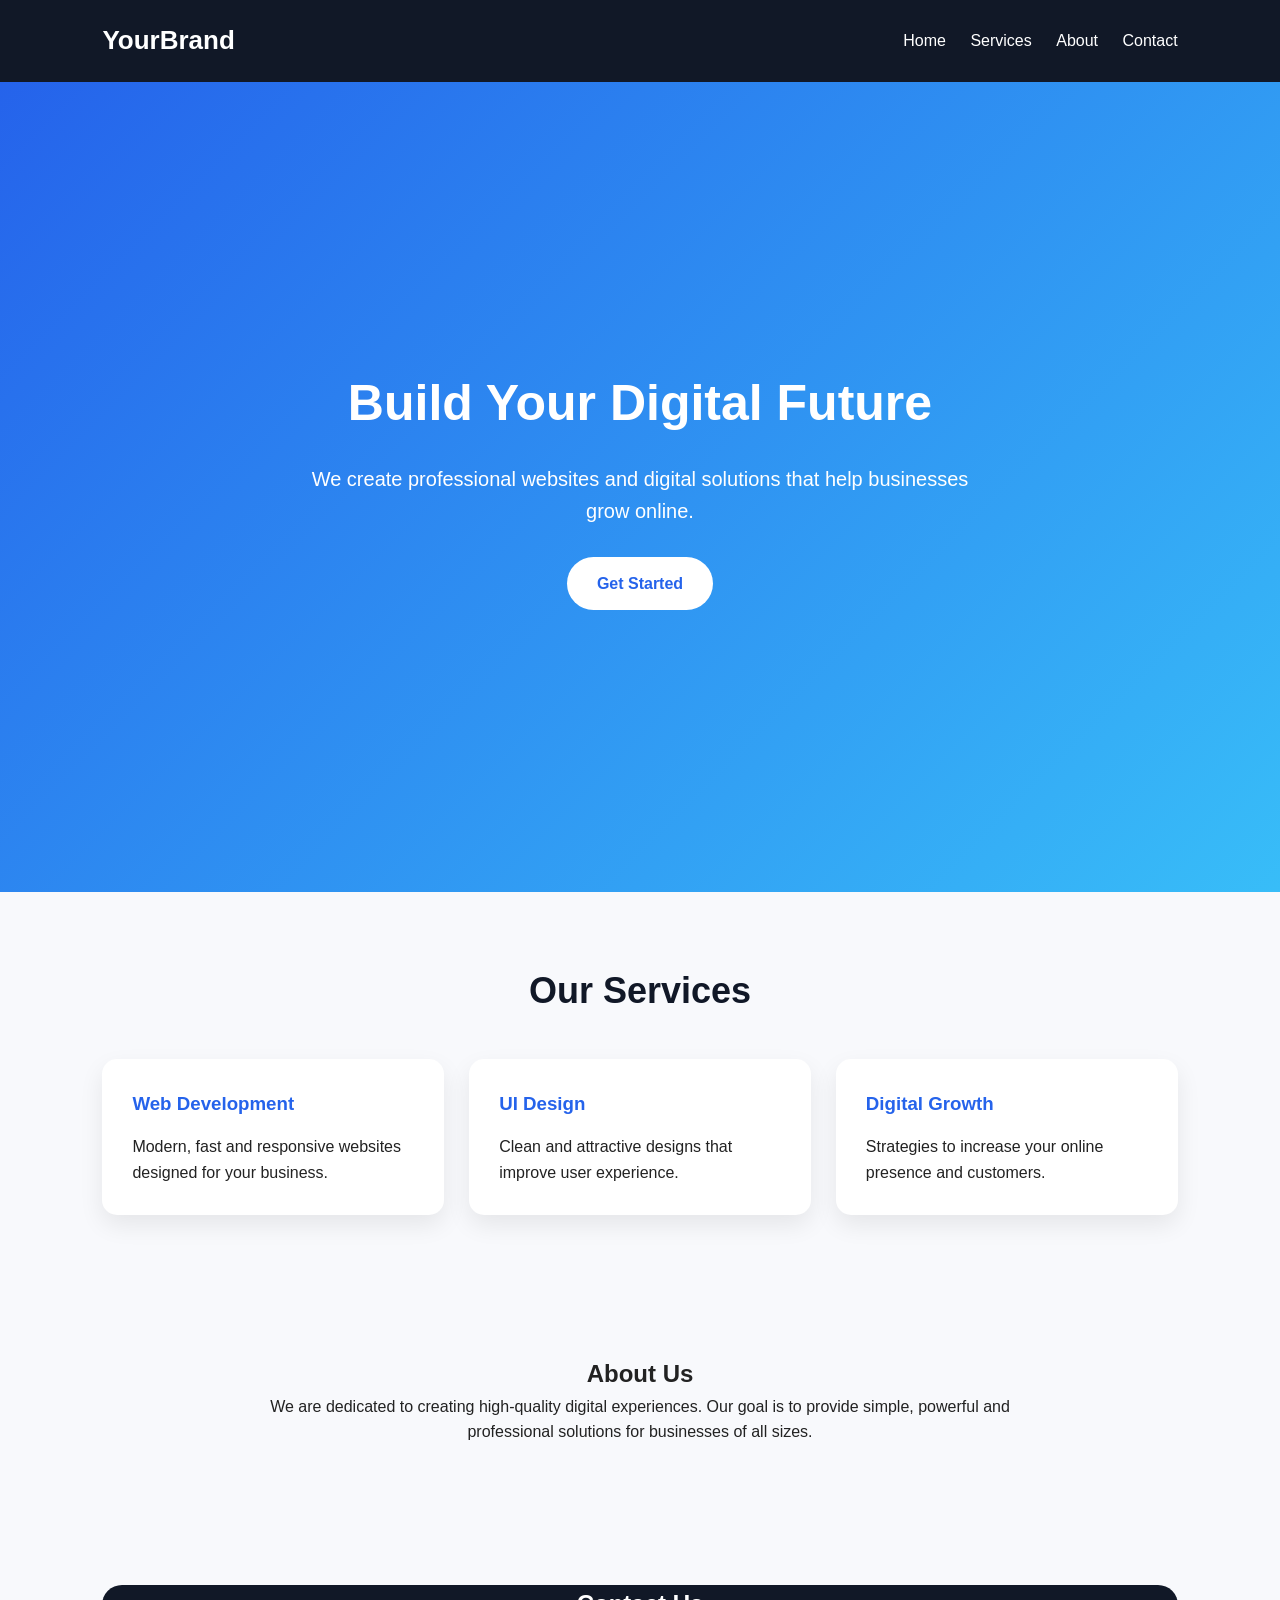
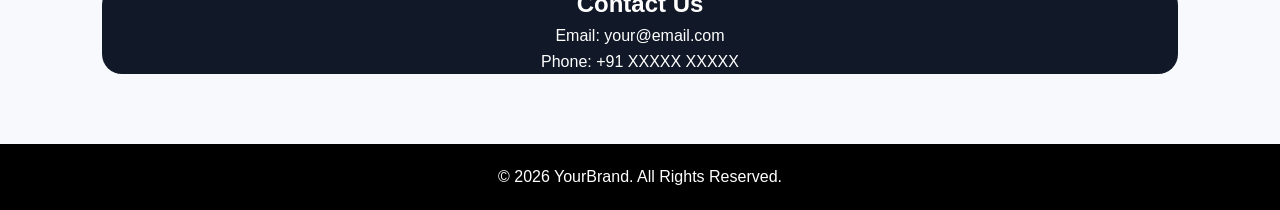
<file: index.html>
<!DOCTYPE html>
<html lang="en">
<head>
    <meta charset="UTF-8">
    <meta name="viewport" content="width=device-width, initial-scale=1.0">
    <title>Your Brand | Professional Website</title>

    <style>
        * {
            margin: 0;
            padding: 0;
            box-sizing: border-box;
            font-family: Arial, Helvetica, sans-serif;
        }

        body {
            color: #222;
            line-height: 1.6;
            background: #f8f9fc;
        }

        header {
            background: #111827;
            color: white;
            padding: 20px 8%;
            display: flex;
            justify-content: space-between;
            align-items: center;
            position: sticky;
            top: 0;
        }

        .logo {
            font-size: 26px;
            font-weight: bold;
        }

        nav a {
            color: white;
            text-decoration: none;
            margin-left: 20px;
            font-size: 16px;
        }

        nav a:hover {
            color: #38bdf8;
        }

        .hero {
            min-height: 90vh;
            display: flex;
            align-items: center;
            justify-content: center;
            text-align: center;
            padding: 40px 8%;
            background: linear-gradient(135deg, #2563eb, #38bdf8);
            color: white;
        }

        .hero h1 {
            font-size: 50px;
            margin-bottom: 20px;
        }

        .hero p {
            font-size: 20px;
            max-width: 700px;
            margin: auto;
        }

        .btn {
            display: inline-block;
            margin-top: 30px;
            padding: 14px 30px;
            background: white;
            color: #2563eb;
            border-radius: 30px;
            text-decoration: none;
            font-weight: bold;
        }

        section {
            padding: 70px 8%;
        }

        .title {
            text-align: center;
            margin-bottom: 40px;
        }

        .title h2 {
            font-size: 36px;
            color: #111827;
        }

        .cards {
            display: grid;
            grid-template-columns: repeat(auto-fit,minmax(250px,1fr));
            gap: 25px;
        }

        .card {
            background: white;
            padding: 30px;
            border-radius: 15px;
            box-shadow: 0 10px 25px rgba(0,0,0,0.08);
        }

        .card h3 {
            margin-bottom: 15px;
            color: #2563eb;
        }

        .about {
            text-align: center;
            max-width: 800px;
            margin: auto;
        }

        .contact {
            background: #111827;
            color: white;
            text-align: center;
            border-radius: 20px;
        }

        footer {
            text-align: center;
            padding: 20px;
            background: #000;
            color: white;
        }

        @media(max-width:768px){
            header {
                flex-direction: column;
            }

            nav {
                margin-top: 15px;
            }

            .hero h1 {
                font-size: 36px;
            }
        }
    </style>
</head>

<body>

<header>
    <div class="logo">YourBrand</div>

    <nav>
        <a href="#home">Home</a>
        <a href="#services">Services</a>
        <a href="#about">About</a>
        <a href="#contact">Contact</a>
    </nav>
</header>


<section class="hero" id="home">

    <div>
        <h1>Build Your Digital Future</h1>
        <p>
            We create professional websites and digital solutions
            that help businesses grow online.
        </p>

        <a class="btn" href="#contact">
            Get Started
        </a>
    </div>

</section>



<section id="services">

<div class="title">
    <h2>Our Services</h2>
</div>


<div class="cards">

<div class="card">
<h3>Web Development</h3>
<p>
Modern, fast and responsive websites designed for your business.
</p>
</div>


<div class="card">
<h3>UI Design</h3>
<p>
Clean and attractive designs that improve user experience.
</p>
</div>


<div class="card">
<h3>Digital Growth</h3>
<p>
Strategies to increase your online presence and customers.
</p>
</div>

</div>

</section>



<section id="about">

<div class="about">

<h2>About Us</h2>

<p>
We are dedicated to creating high-quality digital experiences.
Our goal is to provide simple, powerful and professional solutions
for businesses of all sizes.
</p>

</div>

</section>



<section id="contact">

<div class="contact">

<h2>Contact Us</h2>

<p>
Email: your@email.com
</p>

<p>
Phone: +91 XXXXX XXXXX
</p>

</div>

</section>



<footer>

<p>
© 2026 YourBrand. All Rights Reserved.
</p>

</footer>


</body>
</html>
</file>
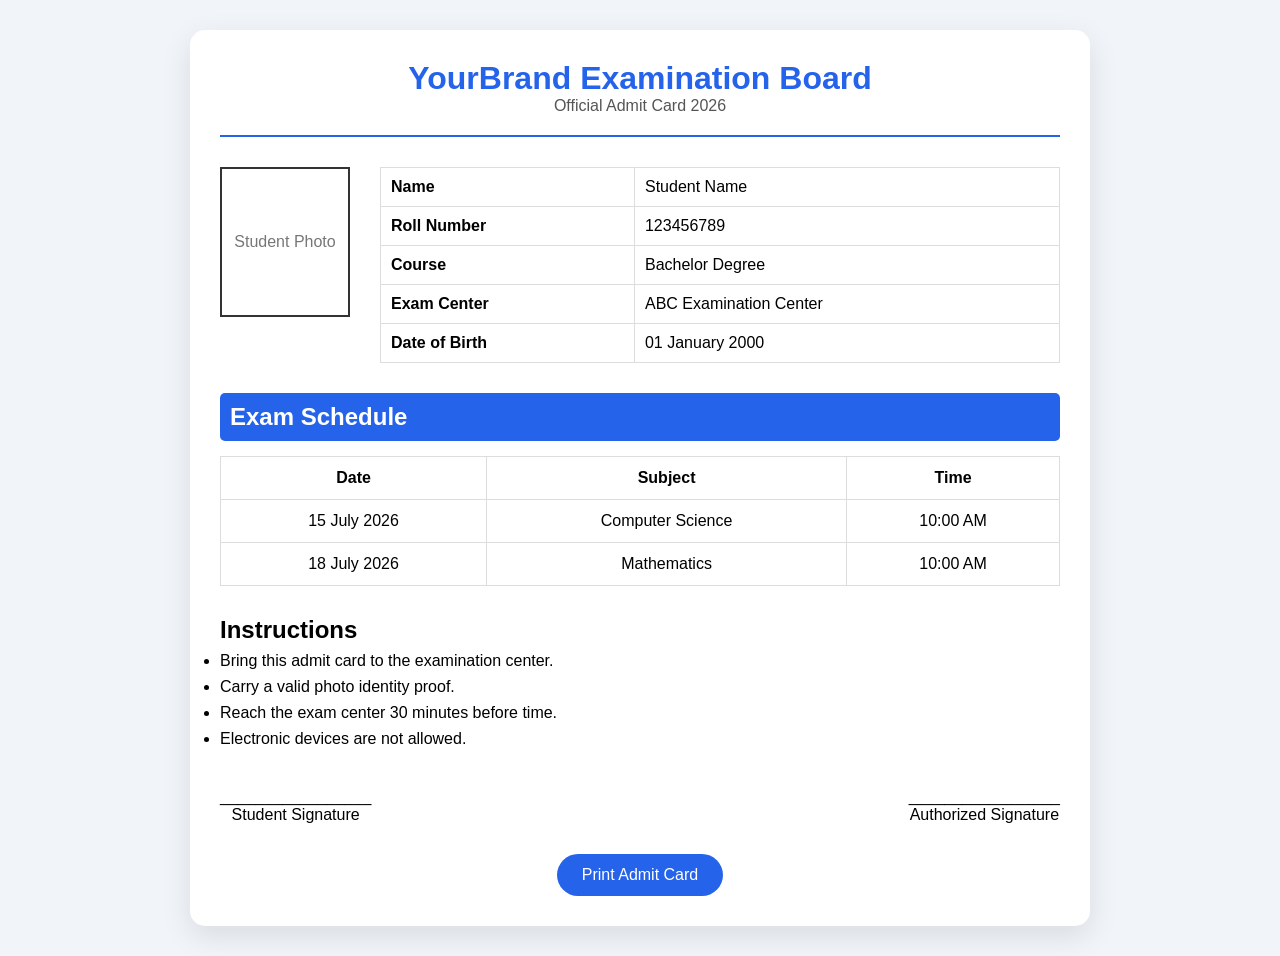
<file: admit-card.html>
<!DOCTYPE html>
<html lang="en">
<head>
<meta charset="UTF-8">
<meta name="viewport" content="width=device-width, initial-scale=1.0">

<title>Admit Card | YourBrand</title>

<style>

*{
    margin:0;
    padding:0;
    box-sizing:border-box;
    font-family:Arial, sans-serif;
}

body{
    background:#f1f5f9;
    padding:30px;
}

.container{
    max-width:900px;
    margin:auto;
    background:white;
    padding:30px;
    border-radius:15px;
    box-shadow:0 10px 30px rgba(0,0,0,0.1);
}

.header{
    text-align:center;
    border-bottom:2px solid #2563eb;
    padding-bottom:20px;
}

.header h1{
    color:#2563eb;
    font-size:32px;
}

.header p{
    color:#555;
}


.profile{
    display:flex;
    justify-content:space-between;
    margin-top:30px;
}

.photo{
    width:130px;
    height:150px;
    border:2px solid #333;
    display:flex;
    align-items:center;
    justify-content:center;
    color:#777;
}


.details{
    flex:1;
    margin-left:30px;
}


.details table{
    width:100%;
    border-collapse:collapse;
}


.details td{
    padding:10px;
    border:1px solid #ddd;
}


.exam{
    margin-top:30px;
}


.exam h2{
    background:#2563eb;
    color:white;
    padding:10px;
    border-radius:5px;
}


.exam table{
    width:100%;
    margin-top:15px;
    border-collapse:collapse;
}


.exam th,
.exam td{
    border:1px solid #ddd;
    padding:12px;
    text-align:center;
}


.instructions{
    margin-top:30px;
}


.instructions li{
    margin:8px 0;
}


.buttons{
    text-align:center;
    margin-top:30px;
}


button{
    background:#2563eb;
    color:white;
    border:none;
    padding:12px 25px;
    border-radius:25px;
    cursor:pointer;
    font-size:16px;
}


button:hover{
    background:#1d4ed8;
}


.footer{
    margin-top:40px;
    display:flex;
    justify-content:space-between;
}


.sign{
    text-align:center;
}


@media(max-width:700px){

.profile{
    flex-direction:column;
}

.details{
    margin-left:0;
    margin-top:20px;
}

}


@media print{

.buttons{
    display:none;
}

body{
    background:white;
}

.container{
    box-shadow:none;
}

}

</style>

</head>


<body>


<div class="container">


<div class="header">

<h1>YourBrand Examination Board</h1>

<p>Official Admit Card 2026</p>

</div>



<div class="profile">


<div class="photo">
Student Photo
</div>



<div class="details">

<table>

<tr>
<td><b>Name</b></td>
<td>Student Name</td>
</tr>

<tr>
<td><b>Roll Number</b></td>
<td>123456789</td>
</tr>


<tr>
<td><b>Course</b></td>
<td>Bachelor Degree</td>
</tr>


<tr>
<td><b>Exam Center</b></td>
<td>ABC Examination Center</td>
</tr>


<tr>
<td><b>Date of Birth</b></td>
<td>01 January 2000</td>
</tr>


</table>

</div>


</div>




<div class="exam">

<h2>Exam Schedule</h2>


<table>

<tr>
<th>Date</th>
<th>Subject</th>
<th>Time</th>
</tr>


<tr>
<td>15 July 2026</td>
<td>Computer Science</td>
<td>10:00 AM</td>
</tr>


<tr>
<td>18 July 2026</td>
<td>Mathematics</td>
<td>10:00 AM</td>
</tr>


</table>

</div>




<div class="instructions">

<h2>Instructions</h2>

<ul>

<li>Bring this admit card to the examination center.</li>

<li>Carry a valid photo identity proof.</li>

<li>Reach the exam center 30 minutes before time.</li>

<li>Electronic devices are not allowed.</li>

</ul>

</div>




<div class="footer">


<div class="sign">
_________________<br>
Student Signature
</div>


<div class="sign">
_________________<br>
Authorized Signature
</div>


</div>



<div class="buttons">

<button onclick="window.print()">
Print Admit Card
</button>

</div>



</div>


</body>
</html>
</file>
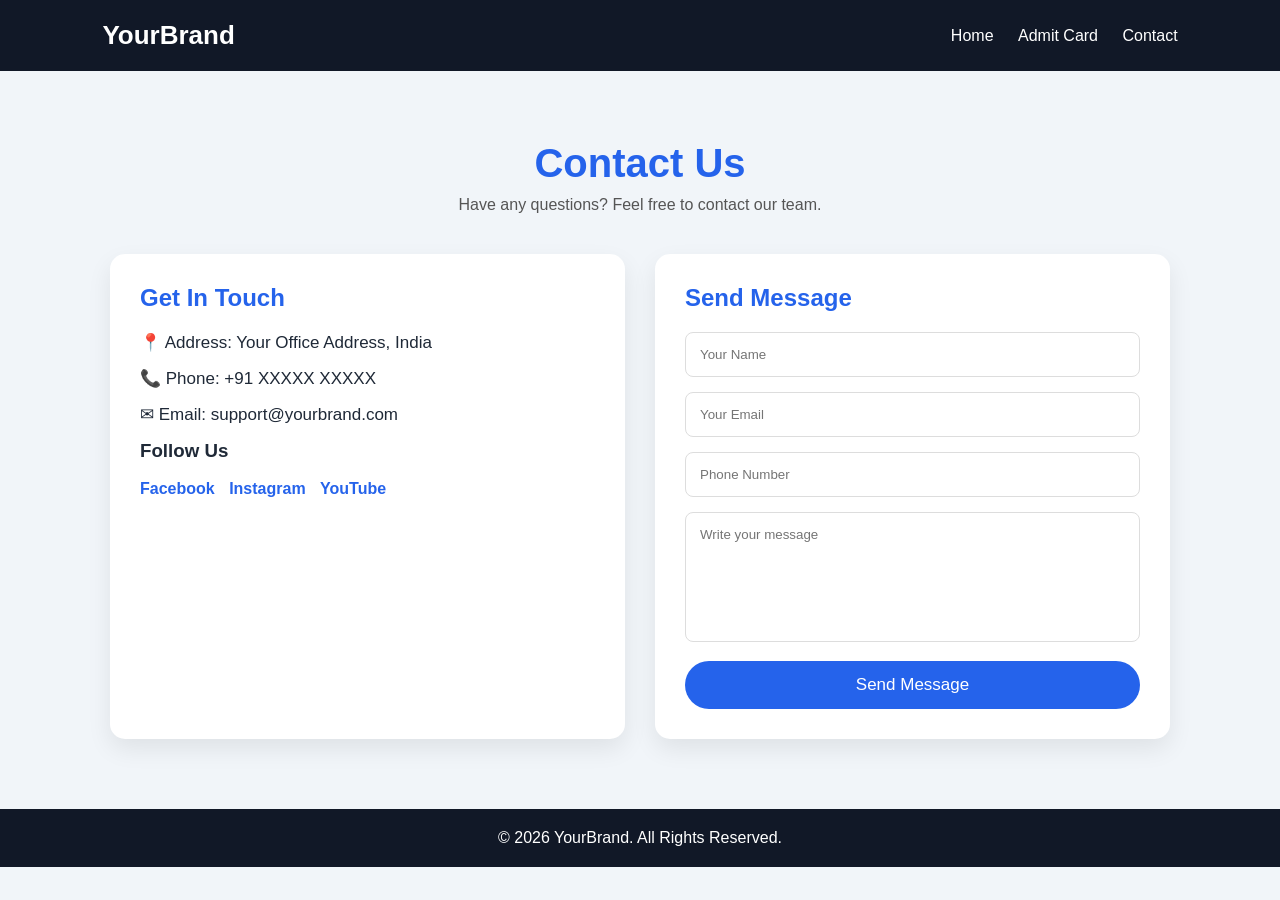
<file: contact.html>
<!DOCTYPE html>
<html lang="en">
<head>
<meta charset="UTF-8">
<meta name="viewport" content="width=device-width, initial-scale=1.0">

<title>Contact Us | YourBrand</title>

<style>

*{
    margin:0;
    padding:0;
    box-sizing:border-box;
    font-family:Arial, Helvetica, sans-serif;
}

body{
    background:#f1f5f9;
    color:#1f2937;
}


header{
    background:#111827;
    color:white;
    padding:20px 8%;
    display:flex;
    justify-content:space-between;
    align-items:center;
}


.logo{
    font-size:26px;
    font-weight:bold;
}


nav a{
    color:white;
    text-decoration:none;
    margin-left:20px;
}


nav a:hover{
    color:#38bdf8;
}



.container{
    max-width:1100px;
    margin:50px auto;
    padding:20px;
}



.title{
    text-align:center;
    margin-bottom:40px;
}


.title h1{
    font-size:40px;
    color:#2563eb;
}


.title p{
    color:#555;
    margin-top:10px;
}




.contact-box{

    display:grid;
    grid-template-columns:1fr 1fr;
    gap:30px;

}



.info,
.form{

    background:white;
    padding:30px;
    border-radius:15px;
    box-shadow:0 10px 25px rgba(0,0,0,0.08);

}



.info h2,
.form h2{

    margin-bottom:20px;
    color:#2563eb;

}



.info p{

    margin:15px 0;
    font-size:17px;

}



input,
textarea{

    width:100%;
    padding:14px;
    margin-bottom:15px;
    border:1px solid #ddd;
    border-radius:8px;
    outline:none;

}



textarea{

    height:130px;
    resize:none;

}



button{

    width:100%;
    padding:14px;
    background:#2563eb;
    color:white;
    border:none;
    border-radius:25px;
    font-size:17px;
    cursor:pointer;

}



button:hover{

    background:#1d4ed8;

}



.social a{

    display:inline-block;
    margin-right:10px;
    color:#2563eb;
    text-decoration:none;
    font-weight:bold;

}



footer{

    background:#111827;
    color:white;
    text-align:center;
    padding:20px;
    margin-top:50px;

}




@media(max-width:768px){

.contact-box{

    grid-template-columns:1fr;

}


header{

    flex-direction:column;

}


nav{

    margin-top:15px;

}

}

</style>

</head>


<body>


<header>

<div class="logo">
YourBrand
</div>


<nav>

<a href="index.html">Home</a>
<a href="admit-card.html">Admit Card</a>
<a href="contact.html">Contact</a>

</nav>

</header>




<div class="container">


<div class="title">

<h1>Contact Us</h1>

<p>
Have any questions? Feel free to contact our team.
</p>

</div>




<div class="contact-box">


<div class="info">

<h2>Get In Touch</h2>


<p>
📍 Address: Your Office Address, India
</p>


<p>
📞 Phone: +91 XXXXX XXXXX
</p>


<p>
✉ Email: support@yourbrand.com
</p>



<div class="social">

<h3>Follow Us</h3>

<br>

<a href="#">Facebook</a>

<a href="#">Instagram</a>

<a href="#">YouTube</a>


</div>


</div>





<div class="form">

<h2>Send Message</h2>


<form>


<input type="text" placeholder="Your Name" required>


<input type="email" placeholder="Your Email" required>


<input type="tel" placeholder="Phone Number">


<textarea placeholder="Write your message"></textarea>


<button type="submit">
Send Message
</button>


</form>


</div>



</div>


</div>




<footer>

<p>
© 2026 YourBrand. All Rights Reserved.
</p>

</footer>



</body>
</html>
</file>
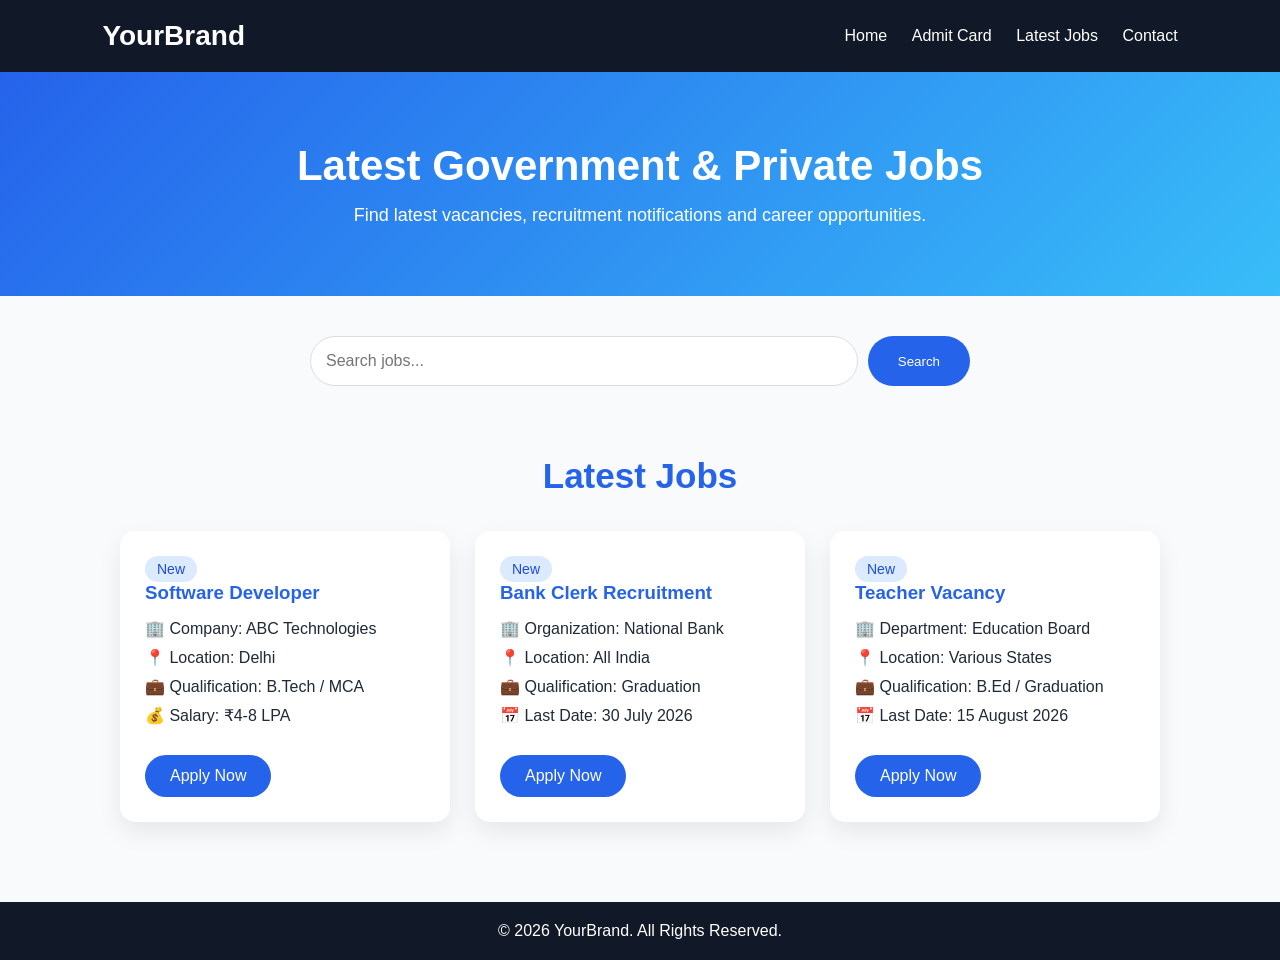
<file: latest-jobs.html>
<!DOCTYPE html>
<html lang="en">
<head>

<meta charset="UTF-8">
<meta name="viewport" content="width=device-width, initial-scale=1.0">

<title>Latest Jobs | YourBrand</title>

<style>

*{
    margin:0;
    padding:0;
    box-sizing:border-box;
    font-family:Arial, Helvetica, sans-serif;
}


body{
    background:#f8fafc;
    color:#1f2937;
}


/* Header */

header{
    background:#111827;
    color:white;
    padding:20px 8%;
    display:flex;
    justify-content:space-between;
    align-items:center;
}


.logo{
    font-size:28px;
    font-weight:bold;
}


nav a{
    color:white;
    text-decoration:none;
    margin-left:20px;
}


nav a:hover{
    color:#38bdf8;
}



/* Hero */

.hero{
    background:linear-gradient(135deg,#2563eb,#38bdf8);
    color:white;
    padding:70px 8%;
    text-align:center;
}


.hero h1{
    font-size:42px;
    margin-bottom:15px;
}


.hero p{
    font-size:18px;
}




/* Search */

.search-box{

    max-width:700px;
    margin:40px auto;
    display:flex;
    gap:10px;
    padding:0 20px;

}


.search-box input{

    flex:1;
    padding:15px;
    border:1px solid #ddd;
    border-radius:30px;
    font-size:16px;

}


.search-box button{

    padding:15px 30px;
    border:none;
    background:#2563eb;
    color:white;
    border-radius:30px;
    cursor:pointer;

}




/* Jobs */

.container{

    max-width:1100px;
    margin:auto;
    padding:30px;

}


.title{

    text-align:center;
    margin-bottom:35px;

}


.title h2{

    font-size:35px;
    color:#2563eb;

}



.jobs{

    display:grid;
    grid-template-columns:repeat(auto-fit,minmax(280px,1fr));
    gap:25px;

}



.job-card{

    background:white;
    padding:25px;
    border-radius:15px;
    box-shadow:0 10px 25px rgba(0,0,0,0.08);

}


.job-card h3{

    color:#2563eb;
    margin-bottom:15px;

}


.job-card p{

    margin:10px 0;

}



.badge{

    display:inline-block;
    background:#dbeafe;
    color:#1d4ed8;
    padding:5px 12px;
    border-radius:20px;
    font-size:14px;

}



.apply{

    display:inline-block;
    margin-top:20px;
    background:#2563eb;
    color:white;
    padding:12px 25px;
    border-radius:25px;
    text-decoration:none;

}


.apply:hover{

    background:#1d4ed8;

}



/* Footer */

footer{

    margin-top:50px;
    background:#111827;
    color:white;
    text-align:center;
    padding:20px;

}



/* Mobile */

@media(max-width:700px){

header{

    flex-direction:column;

}

nav{

    margin-top:15px;

}

.hero h1{

    font-size:32px;

}

.search-box{

    flex-direction:column;

}

}

</style>

</head>


<body>


<header>

<div class="logo">
YourBrand
</div>


<nav>

<a href="index.html">Home</a>
<a href="admit-card.html">Admit Card</a>
<a href="latest-jobs.html">Latest Jobs</a>
<a href="contact.html">Contact</a>

</nav>

</header>




<section class="hero">

<h1>Latest Government & Private Jobs</h1>

<p>
Find latest vacancies, recruitment notifications and career opportunities.
</p>

</section>





<div class="search-box">

<input type="text" placeholder="Search jobs...">

<button>
Search
</button>

</div>





<div class="container">


<div class="title">

<h2>Latest Jobs</h2>

</div>



<div class="jobs">



<div class="job-card">

<span class="badge">
New
</span>

<h3>
Software Developer
</h3>

<p>
🏢 Company: ABC Technologies
</p>

<p>
📍 Location: Delhi
</p>

<p>
💼 Qualification: B.Tech / MCA
</p>

<p>
💰 Salary: ₹4-8 LPA
</p>

<a href="#" class="apply">
Apply Now
</a>

</div>





<div class="job-card">

<span class="badge">
New
</span>

<h3>
Bank Clerk Recruitment
</h3>

<p>
🏢 Organization: National Bank
</p>

<p>
📍 Location: All India
</p>

<p>
💼 Qualification: Graduation
</p>

<p>
📅 Last Date: 30 July 2026
</p>

<a href="#" class="apply">
Apply Now
</a>

</div>






<div class="job-card">

<span class="badge">
New
</span>

<h3>
Teacher Vacancy
</h3>

<p>
🏢 Department: Education Board
</p>

<p>
📍 Location: Various States
</p>

<p>
💼 Qualification: B.Ed / Graduation
</p>

<p>
📅 Last Date: 15 August 2026
</p>


<a href="#" class="apply">
Apply Now
</a>

</div>




</div>


</div>





<footer>

<p>
© 2026 YourBrand. All Rights Reserved.
</p>

</footer>



</body>
</html>
</file>
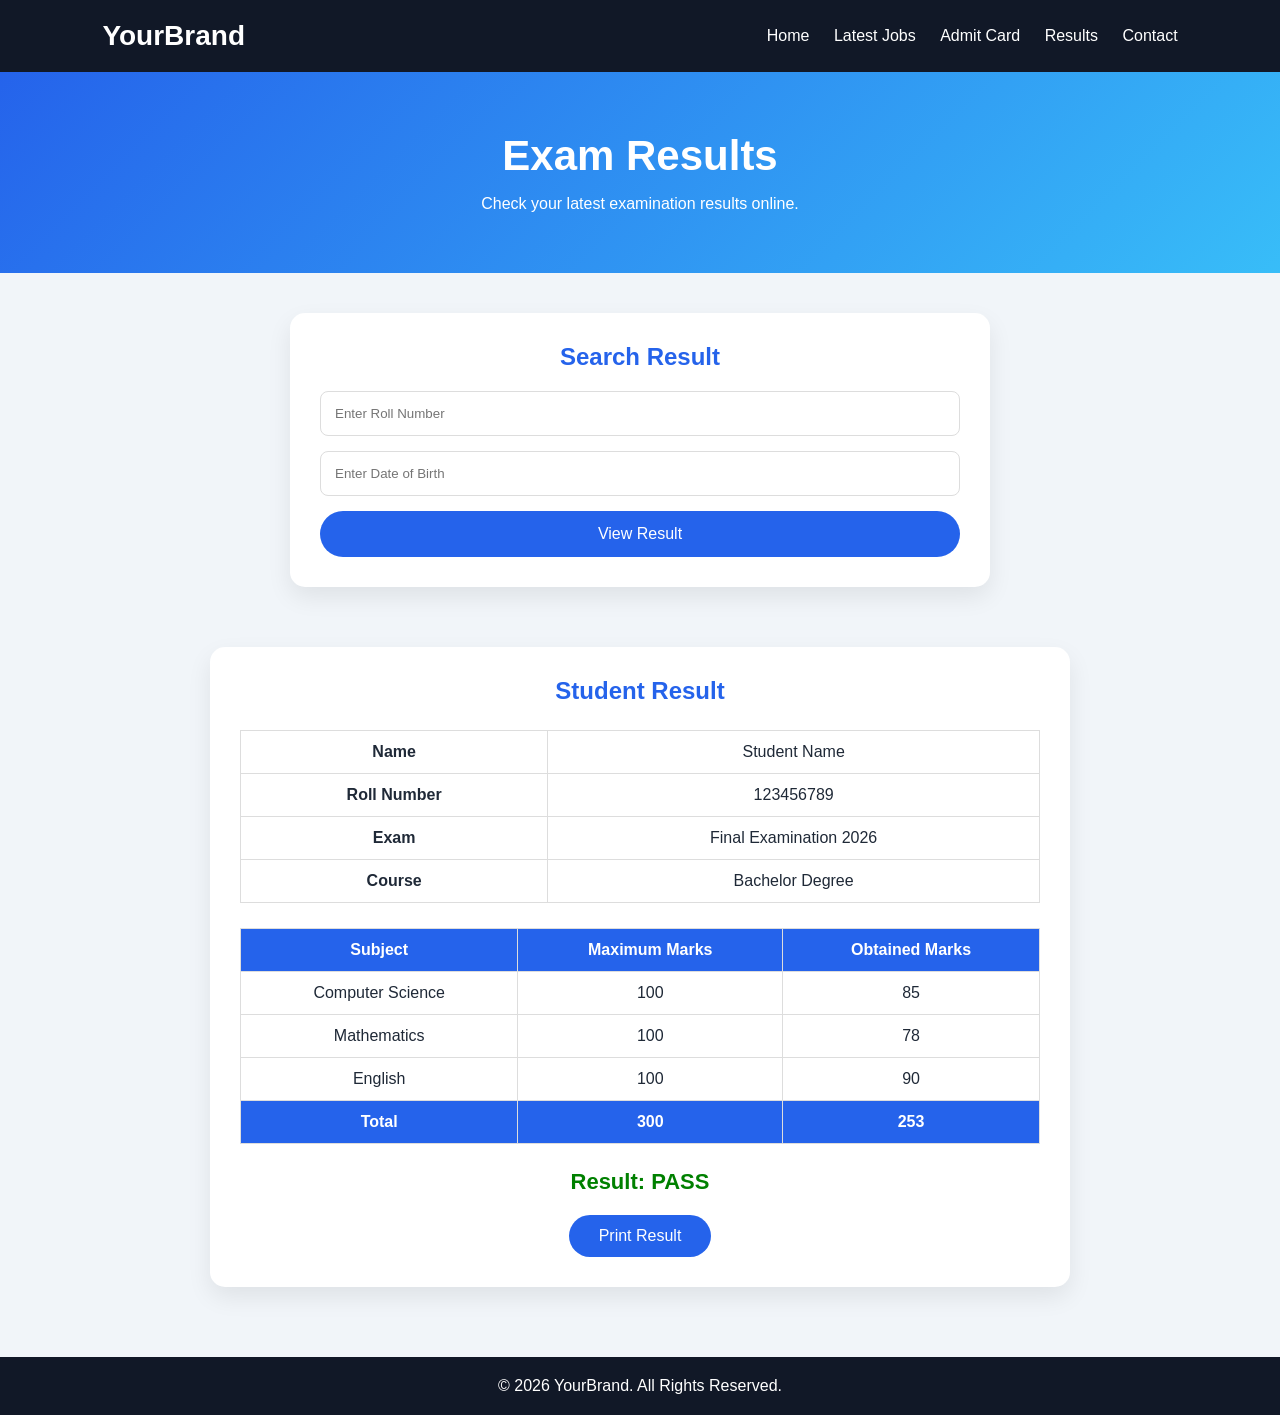
<file: results.html>
<!DOCTYPE html>
<html lang="en">

<head>

<meta charset="UTF-8">
<meta name="viewport" content="width=device-width, initial-scale=1.0">

<title>Results | YourBrand</title>

<style>

*{
    margin:0;
    padding:0;
    box-sizing:border-box;
    font-family:Arial, Helvetica, sans-serif;
}

body{
    background:#f1f5f9;
    color:#1f2937;
}


/* Header */

header{
    background:#111827;
    color:white;
    padding:20px 8%;
    display:flex;
    justify-content:space-between;
    align-items:center;
}


.logo{
    font-size:28px;
    font-weight:bold;
}


nav a{
    color:white;
    text-decoration:none;
    margin-left:20px;
}


nav a:hover{
    color:#38bdf8;
}




/* Hero */

.hero{
    background:linear-gradient(135deg,#2563eb,#38bdf8);
    color:white;
    text-align:center;
    padding:60px 8%;
}


.hero h1{
    font-size:42px;
    margin-bottom:15px;
}




/* Search Box */

.search-area{

    max-width:700px;
    margin:40px auto;
    background:white;
    padding:30px;
    border-radius:15px;
    box-shadow:0 10px 25px rgba(0,0,0,0.08);

}


.search-area h2{

    text-align:center;
    color:#2563eb;
    margin-bottom:20px;

}



input{

    width:100%;
    padding:14px;
    margin-bottom:15px;
    border:1px solid #ddd;
    border-radius:8px;

}



button{

    width:100%;
    padding:14px;
    background:#2563eb;
    color:white;
    border:none;
    border-radius:25px;
    cursor:pointer;
    font-size:16px;

}



button:hover{

    background:#1d4ed8;

}




/* Result */

.container{

    max-width:900px;
    margin:auto;
    padding:20px;

}


.result-card{

    background:white;
    padding:30px;
    border-radius:15px;
    box-shadow:0 10px 25px rgba(0,0,0,0.08);

}



.result-card h2{

    text-align:center;
    color:#2563eb;
    margin-bottom:25px;

}



.details table,
.marks table{

    width:100%;
    border-collapse:collapse;
    margin-bottom:25px;

}



td,th{

    border:1px solid #ddd;
    padding:12px;
    text-align:center;

}



th{

    background:#2563eb;
    color:white;

}




.status{

    text-align:center;
    font-size:22px;
    font-weight:bold;
    color:green;
    margin:20px;

}



.print{

    text-align:center;

}



.print button{

    width:auto;
    padding:12px 30px;

}



/* Footer */

footer{

    margin-top:50px;
    background:#111827;
    color:white;
    text-align:center;
    padding:20px;

}




@media(max-width:700px){

header{

    flex-direction:column;

}

nav{

    margin-top:15px;

}

.hero h1{

    font-size:32px;

}

}


@media print{

.search-area,
.print,
header,
footer{

    display:none;

}

body{

    background:white;

}

}

</style>


</head>


<body>



<header>

<div class="logo">
YourBrand
</div>


<nav>

<a href="index.html">Home</a>
<a href="latest-jobs.html">Latest Jobs</a>
<a href="admit-card.html">Admit Card</a>
<a href="results.html">Results</a>
<a href="contact.html">Contact</a>

</nav>

</header>





<section class="hero">

<h1>Exam Results</h1>

<p>
Check your latest examination results online.
</p>

</section>





<div class="search-area">

<h2>Search Result</h2>


<input type="text" placeholder="Enter Roll Number">


<input type="text" placeholder="Enter Date of Birth">


<button>
View Result
</button>


</div>






<div class="container">


<div class="result-card">


<h2>Student Result</h2>



<div class="details">

<table>

<tr>
<td><b>Name</b></td>
<td>Student Name</td>
</tr>


<tr>
<td><b>Roll Number</b></td>
<td>123456789</td>
</tr>


<tr>
<td><b>Exam</b></td>
<td>Final Examination 2026</td>
</tr>


<tr>
<td><b>Course</b></td>
<td>Bachelor Degree</td>
</tr>


</table>

</div>





<div class="marks">

<table>

<tr>

<th>Subject</th>
<th>Maximum Marks</th>
<th>Obtained Marks</th>

</tr>


<tr>

<td>Computer Science</td>
<td>100</td>
<td>85</td>

</tr>


<tr>

<td>Mathematics</td>
<td>100</td>
<td>78</td>

</tr>


<tr>

<td>English</td>
<td>100</td>
<td>90</td>

</tr>


<tr>

<th>Total</th>
<th>300</th>
<th>253</th>

</tr>


</table>


</div>




<div class="status">

Result: PASS

</div>




<div class="print">

<button onclick="window.print()">
Print Result
</button>

</div>



</div>


</div>






<footer>

<p>
© 2026 YourBrand. All Rights Reserved.
</p>

</footer>



</body>

</html>
</file>
